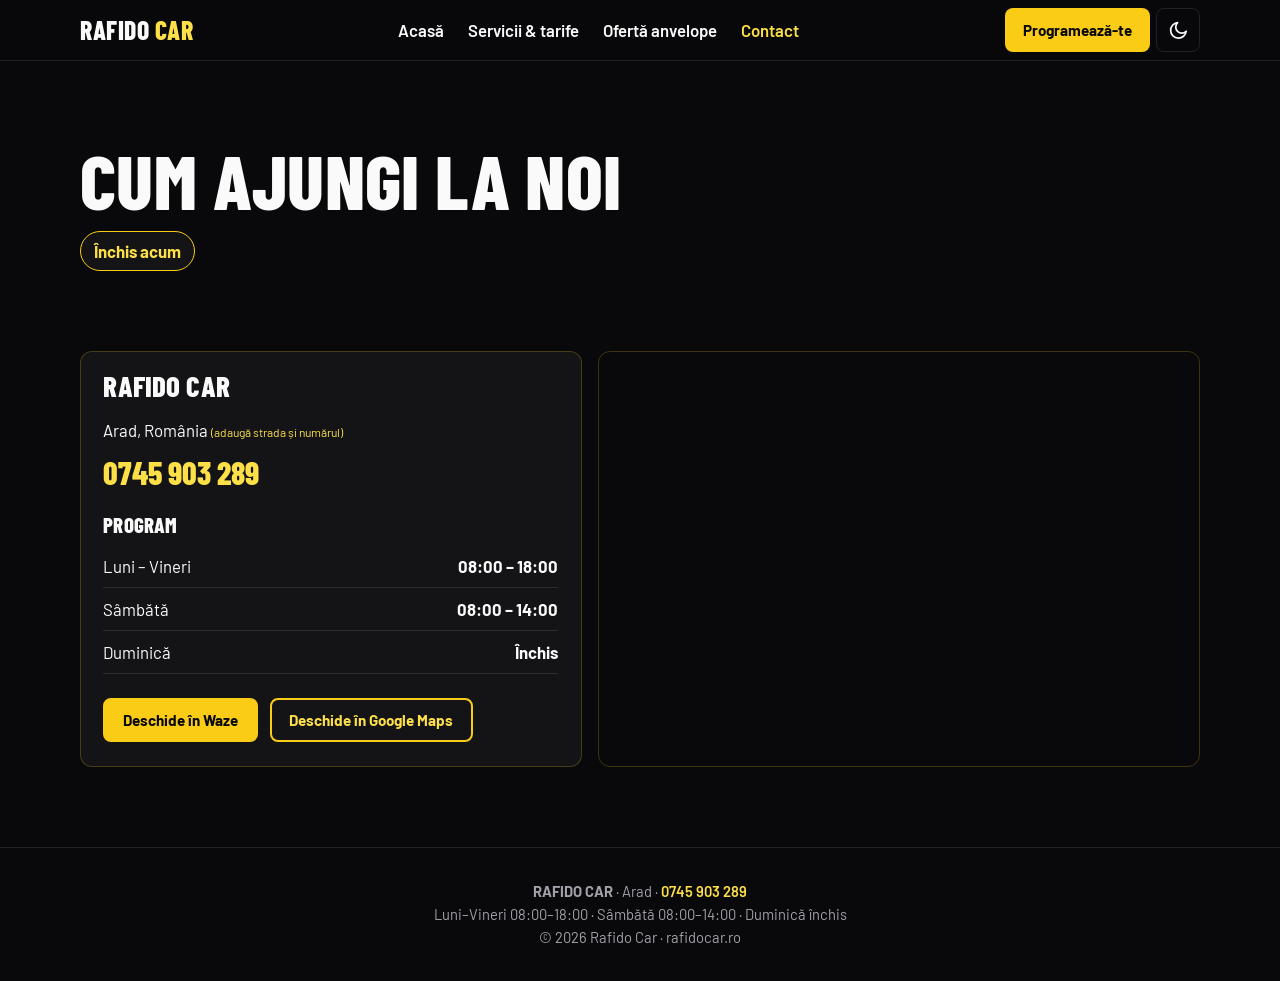
<file: contact.html>
<!DOCTYPE html>
<html lang="ro">
<head>
  <meta charset="UTF-8">
  <meta name="viewport" content="width=device-width, initial-scale=1">
  <title>Contact și Program Rafido Car Arad | Vulcanizare</title>
  <meta name="description" content="Contact Rafido Car Arad: telefon 0745 903 289, program Luni–Vineri 08:00–18:00, Sâmbătă 08:00–14:00. Navigare cu Waze sau Google Maps.">
  <meta name="keywords" content="vulcanizare Arad contact, program vulcanizare Arad, Rafido Car Arad">
  <link rel="canonical" href="https://rafidocar.ro/contact.html">
  <meta name="theme-color" content="#09090B">
  <script>
    (function () {
      var t = 'dark';
      try { t = localStorage.getItem('theme') || 'dark'; } catch (e) {}
      document.documentElement.setAttribute('data-theme', t);
    })();
    function imgFb(i) { if (i.dataset.fb && !i.dataset.tried) { i.dataset.tried = '1'; i.src = i.dataset.fb; } else { i.style.display = 'none'; } }
  </script>
  <link rel="preconnect" href="https://fonts.googleapis.com">
  <link rel="preconnect" href="https://fonts.gstatic.com" crossorigin>
  <link href="https://fonts.googleapis.com/css2?family=Barlow+Condensed:wght@700;800&family=Barlow:wght@400;500;600;700&display=swap" rel="stylesheet">
  <link rel="stylesheet" href="css/style.css">
  <script src="js/app.js" defer></script>
</head>
<body data-page="contact">
<main id="main">
  <section class="wrap sec pagehead" data-stagger>
    <h1 data-anim="left">Cum ajungi la noi</h1>
    <p class="status" data-status data-anim="up">Se verifică programul...</p>
  </section>
  <section class="wrap sec tight two">
    <div class="card pad" data-anim="left">
      <h2 class="h3">Rafido Car</h2>
      <address>Arad, România <span class="demo">(adaugă strada și numărul)</span></address>
      <p><a class="phone" href="tel:+40745903289">0745 903 289</a></p>
      <h3 class="h4">Program</h3>
      <ul class="hours">
        <li><span>Luni – Vineri</span><b>08:00 – 18:00</b></li>
        <li><span>Sâmbătă</span><b>08:00 – 14:00</b></li>
        <li><span>Duminică</span><b>Închis</b></li>
      </ul>
      <div class="btns">
        <a class="btn btn-ac" target="_blank" rel="noopener" href="https://waze.com/ul?q=Rafido%20Car%20Arad&navigate=yes">Deschide în Waze</a>
        <a class="btn btn-line" target="_blank" rel="noopener" href="https://maps.google.com/?q=Rafido%20Car%20Arad">Deschide în Google Maps</a>
      </div>
    </div>
    <div class="map" data-anim="right"><iframe title="Harta Rafido Car Arad" loading="lazy" referrerpolicy="no-referrer-when-downgrade" src="https://www.google.com/maps?q=Rafido%20Car%20Arad&output=embed"></iframe></div>
  </section>
</main>
</body>
</html>
</file>
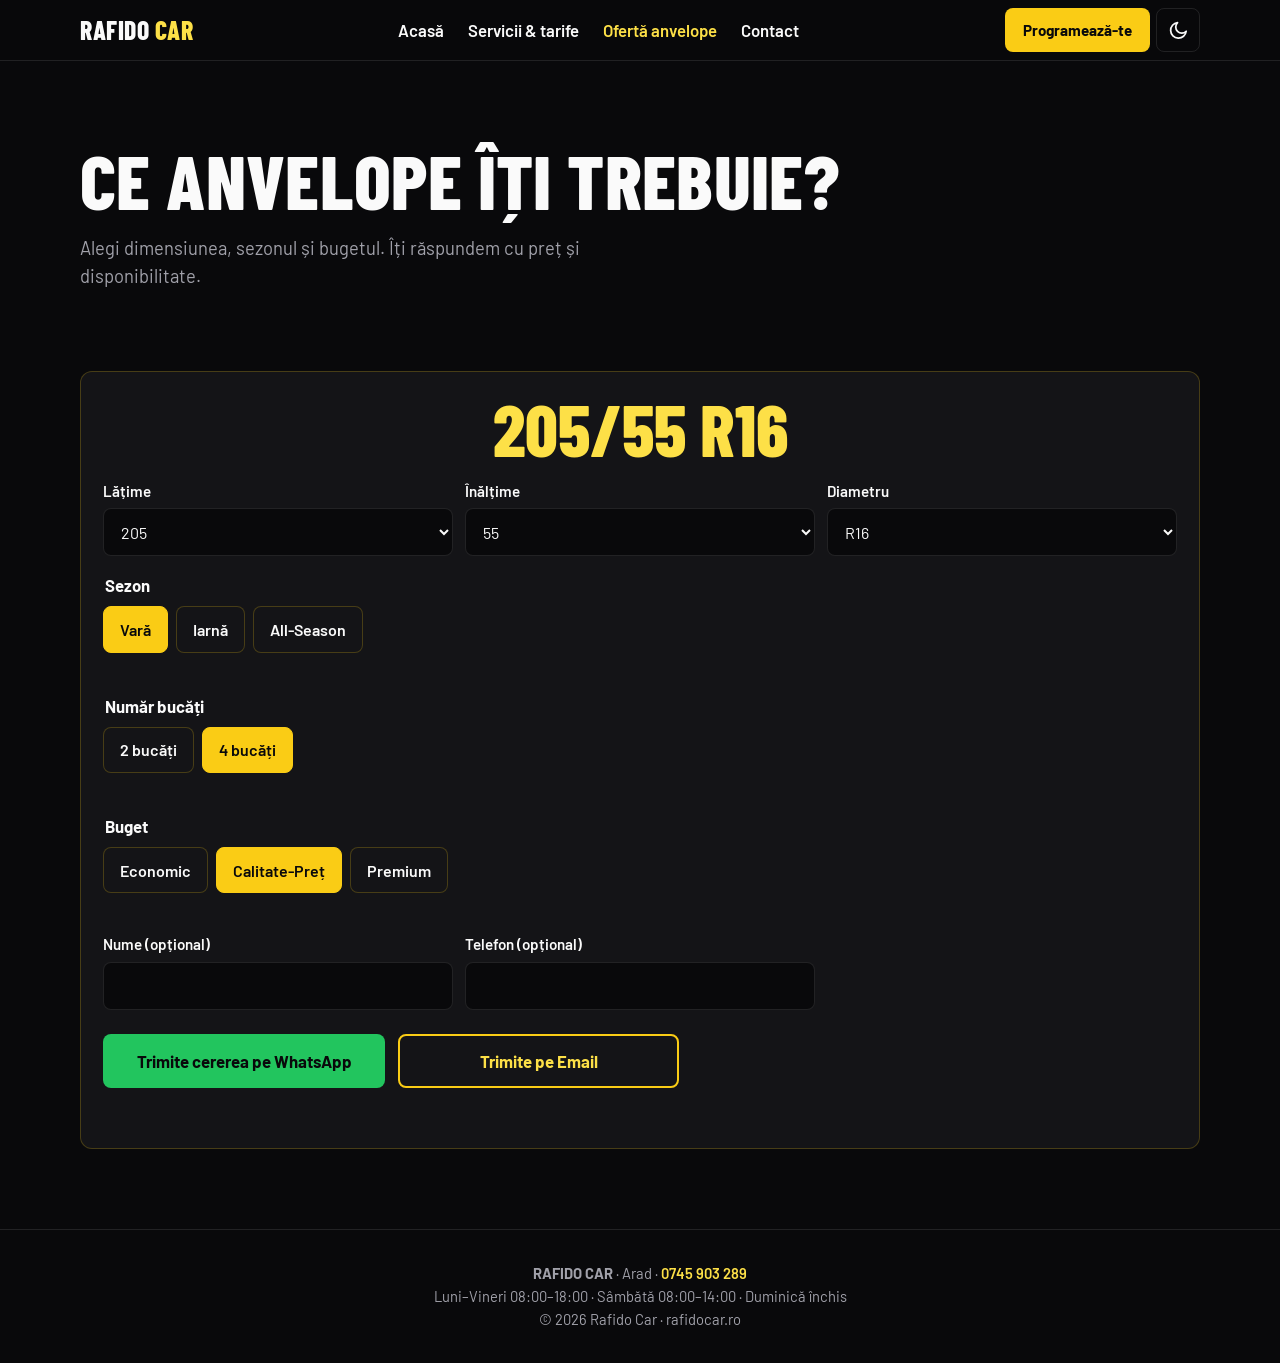
<file: oferta-anvelope.html>
<!DOCTYPE html>
<html lang="ro">
<head>
  <meta charset="UTF-8">
  <meta name="viewport" content="width=device-width, initial-scale=1">
  <title>Cerere Ofertă Anvelope Noi Arad | Rafido Car</title>
  <meta name="description" content="Cere ofertă pentru anvelope noi în Arad: alege dimensiunea, sezonul și bugetul și trimite cererea pe WhatsApp sau email.">
  <meta name="keywords" content="anvelope noi Arad, ofertă anvelope Arad, anvelope iarnă Arad, anvelope vară Arad">
  <link rel="canonical" href="https://rafidocar.ro/oferta-anvelope.html">
  <meta name="theme-color" content="#09090B">
  <script>
    (function () {
      var t = 'dark';
      try { t = localStorage.getItem('theme') || 'dark'; } catch (e) {}
      document.documentElement.setAttribute('data-theme', t);
    })();
    function imgFb(i) { if (i.dataset.fb && !i.dataset.tried) { i.dataset.tried = '1'; i.src = i.dataset.fb; } else { i.style.display = 'none'; } }
  </script>
  <link rel="preconnect" href="https://fonts.googleapis.com">
  <link rel="preconnect" href="https://fonts.gstatic.com" crossorigin>
  <link href="https://fonts.googleapis.com/css2?family=Barlow+Condensed:wght@700;800&family=Barlow:wght@400;500;600;700&display=swap" rel="stylesheet">
  <link rel="stylesheet" href="css/style.css">
  <script src="js/app.js" defer></script>
</head>
<body data-page="oferta">
<main id="main">
  <section class="wrap sec pagehead" data-stagger>
    <h1 data-anim="left">Ce anvelope îți trebuie?</h1>
    <p class="lead" data-anim="up">Alegi dimensiunea, sezonul și bugetul. Îți răspundem cu preț și disponibilitate.</p>
  </section>
  <section class="wrap sec tight">
    <form id="offer-form" class="card pad form" data-anim="up" novalidate>
      <p class="size-out" id="size-out" aria-live="polite">205/55 R16</p>
      <div class="selects">
        <label>Lățime<select id="f-w"></select></label>
        <label>Înălțime<select id="f-h"></select></label>
        <label>Diametru<select id="f-d"></select></label>
      </div>
      <fieldset><legend>Sezon</legend><div class="chips">
        <label class="chip"><input type="radio" name="season" value="Vară" checked><span>Vară</span></label>
        <label class="chip"><input type="radio" name="season" value="Iarnă"><span>Iarnă</span></label>
        <label class="chip"><input type="radio" name="season" value="All-Season"><span>All-Season</span></label>
      </div></fieldset>
      <fieldset><legend>Număr bucăți</legend><div class="chips">
        <label class="chip"><input type="radio" name="qty" value="2 bucăți"><span>2 bucăți</span></label>
        <label class="chip"><input type="radio" name="qty" value="4 bucăți" checked><span>4 bucăți</span></label>
      </div></fieldset>
      <fieldset><legend>Buget</legend><div class="chips">
        <label class="chip"><input type="radio" name="budget" value="Economic"><span>Economic</span></label>
        <label class="chip"><input type="radio" name="budget" value="Calitate-Preț" checked><span>Calitate-Preț</span></label>
        <label class="chip"><input type="radio" name="budget" value="Premium"><span>Premium</span></label>
      </div></fieldset>
      <div class="selects">
        <label>Nume (opțional)<input id="f-name" type="text" autocomplete="name"></label>
        <label>Telefon (opțional)<input id="f-phone" type="tel" autocomplete="tel"></label>
      </div>
      <div class="cta">
        <button type="button" class="btn btn-wa" id="send-wa">Trimite cererea pe WhatsApp</button>
        <button type="button" class="btn btn-line" id="send-mail">Trimite pe Email</button>
      </div>
      <p class="msg" id="offer-msg" role="status"></p>
    </form>
  </section>
</main>
</body>
</html>
</file>
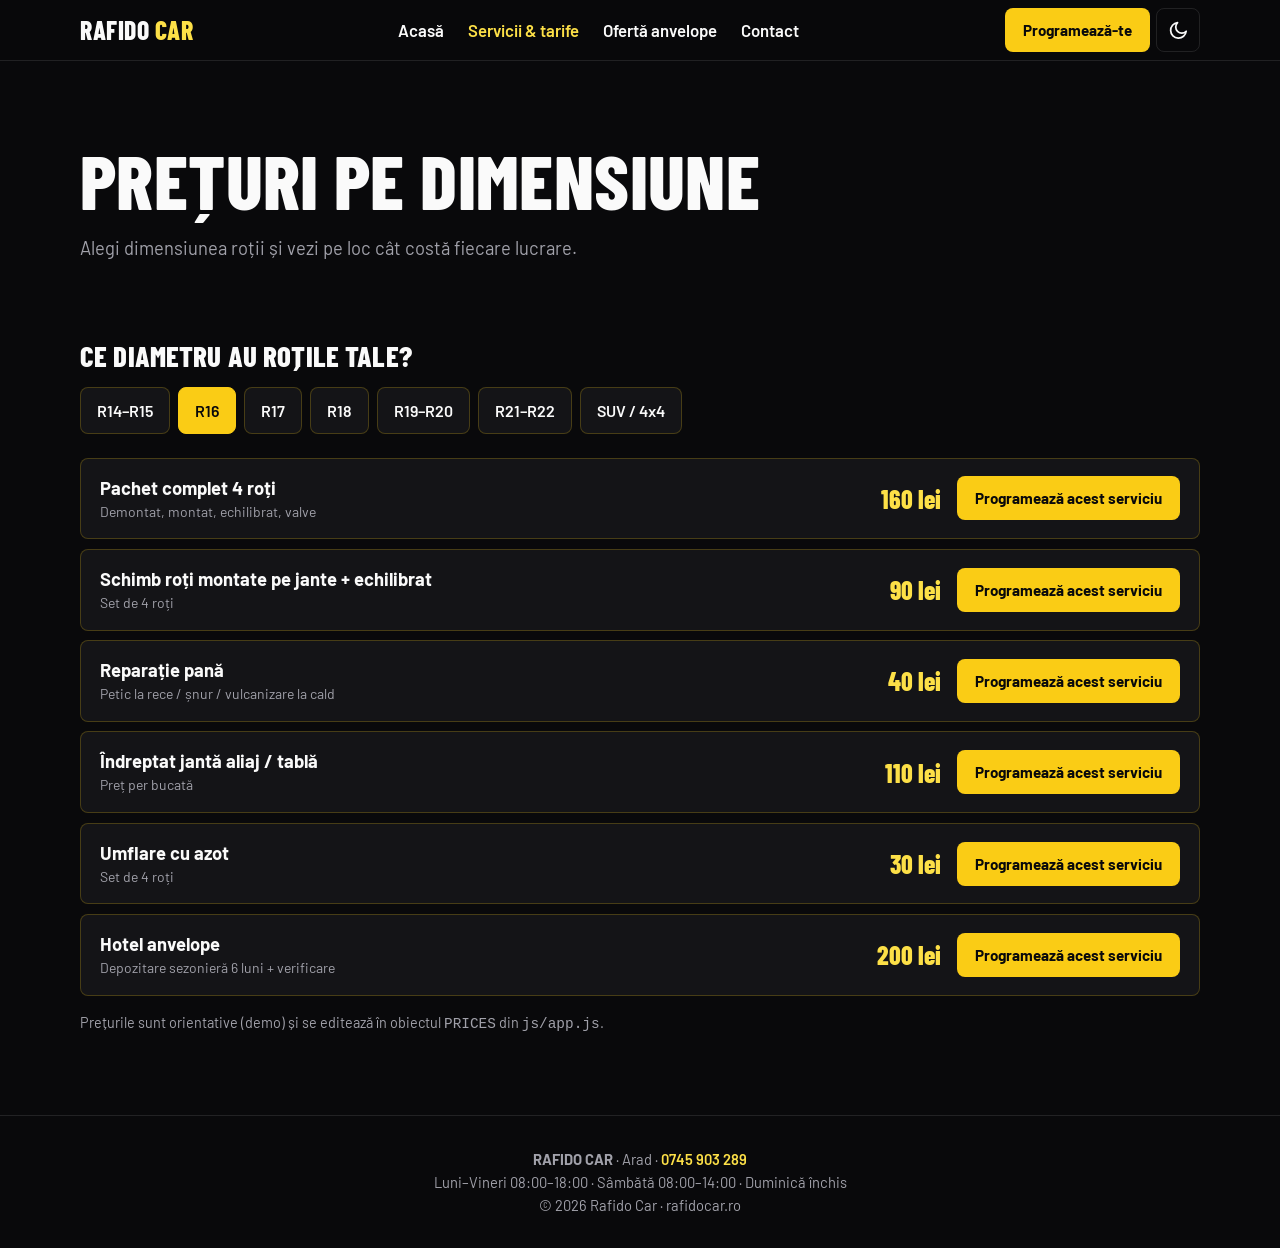
<file: servicii.html>
<!DOCTYPE html>
<html lang="ro">
<head>
  <meta charset="UTF-8">
  <meta name="viewport" content="width=device-width, initial-scale=1">
  <title>Tarife Vulcanizare și Îndreptat Jante Arad | Rafido Car</title>
  <meta name="description" content="Tarife vulcanizare Arad pe dimensiuni R14–R22: schimb roți, echilibrare, reparație pană, îndreptat jante, azot și hotel anvelope. Programează-te online.">
  <meta name="keywords" content="vulcanizare Arad, tarife vulcanizare, echilibrare roți Arad, îndreptat jante Arad, hotel anvelope Arad">
  <link rel="canonical" href="https://rafidocar.ro/servicii.html">
  <meta name="theme-color" content="#09090B">
  <script>
    (function () {
      var t = 'dark';
      try { t = localStorage.getItem('theme') || 'dark'; } catch (e) {}
      document.documentElement.setAttribute('data-theme', t);
    })();
    function imgFb(i) { if (i.dataset.fb && !i.dataset.tried) { i.dataset.tried = '1'; i.src = i.dataset.fb; } else { i.style.display = 'none'; } }
  </script>
  <link rel="preconnect" href="https://fonts.googleapis.com">
  <link rel="preconnect" href="https://fonts.gstatic.com" crossorigin>
  <link href="https://fonts.googleapis.com/css2?family=Barlow+Condensed:wght@700;800&family=Barlow:wght@400;500;600;700&display=swap" rel="stylesheet">
  <link rel="stylesheet" href="css/style.css">
  <script src="js/app.js" defer></script>
</head>
<body data-page="servicii">
<main id="main">
  <section class="wrap sec pagehead" data-stagger>
    <h1 data-anim="left">Prețuri pe dimensiune</h1>
    <p class="lead" data-anim="up">Alegi dimensiunea roții și vezi pe loc cât costă fiecare lucrare.</p>
  </section>
  <section class="wrap sec tight">
    <h2 class="h3" data-anim="left">Ce diametru au roțile tale?</h2>
    <div class="chips" id="sizes" role="group" aria-label="Dimensiune roată" data-anim="up"></div>
    <ul class="rows" id="rows" aria-live="polite" data-anim="up"></ul>
    <p class="mut small">Prețurile sunt orientative (demo) și se editează în obiectul <code>PRICES</code> din <code>js/app.js</code>.</p>
  </section>
</main>
</body>
</html>
</file>
<file: css/style.css>
:root {
  --bg: #09090B; --alt: #0E0E11; --card: #141417; --tx: #FAFAFA; --mut: #A1A1AA;
  --bd: rgba(250,204,21,.22); --ln: rgba(255,255,255,.1);
  --ac: #FACC15; --ach: #EAB308; --at: #FDE047; --on: #09090B; --ok: #22C55E;
  --sh: none; --glow: 0 0 0 1px #FACC15, 0 0 26px rgba(250,204,21,.2);
  --bar: rgba(9,9,11,.97); --inv: invert(90%) hue-rotate(180deg);
  --hd: "Barlow Condensed", Impact, sans-serif;
}
[data-theme="light"] {
  --bg: #FFFFFF; --alt: #FAFAFA; --card: #FFFFFF; --tx: #09090B; --mut: #52525B;
  --bd: #E4E4E7; --ln: #E4E4E7;
  --ac: #EAB308; --ach: #CA8A04; --at: #A16207; --on: #09090B; --ok: #15803D;
  --sh: 0 4px 20px rgba(9,9,11,.06); --glow: 0 0 0 1px #EAB308, 0 8px 26px rgba(234,179,8,.22);
  --bar: rgba(255,255,255,.97); --inv: none;
}
* { box-sizing: border-box; }
/* IMPORTANT: html = hidden (blochează scroll-ul orizontal), body = clip.
   Cu "hidden" și pe body, headerul sticky nu mai rămâne lipit sus. */
html { max-width: 100%; overflow-x: hidden; background: var(--bg); scroll-behavior: smooth; scroll-padding-top: 5rem; }
body { margin: 0; max-width: 100%; overflow-x: clip; touch-action: pan-y; background: var(--bg); color: var(--tx); font: 400 1.05rem/1.55 Barlow, system-ui, sans-serif; padding-bottom: 5.5rem; -webkit-font-smoothing: antialiased; transition: background-color .3s, color .3s; }
main { overflow-x: clip; }
img, iframe { max-width: 100%; }
:focus-visible { outline: 3px solid var(--ac); outline-offset: 3px; }
a { color: inherit; text-decoration: none; }
ul { list-style: none; margin: 0; padding: 0; }
h1, h2, h3, p, figure { margin: 0; }
h1, h2, h3 { font-family: var(--hd); font-weight: 800; text-transform: uppercase; line-height: 1; letter-spacing: .005em; }
h1 { font-size: clamp(2.4rem, 8vw, 4.8rem); }
h2 { font-size: clamp(2.1rem, 5vw, 3.4rem); margin-bottom: 1.5rem; }
.h3 { font-size: 1.8rem; margin-bottom: 1rem; }
.h4 { font-size: 1.3rem; margin: 1.5rem 0 .6rem; }
h3 { font-size: 1.5rem; }
.wrap { width: 100%; max-width: 72rem; margin: 0 auto; padding: 0 1rem; }
.sec { padding-top: 3.5rem; padding-bottom: 3.5rem; }
.tight { padding-top: 0; }
.pagehead { padding-bottom: 2rem; }
.alt { background: var(--alt); border-block: 1px solid var(--ln); }
.lead { margin-top: 1rem; font-size: 1.15rem; color: var(--mut); max-width: 38rem; }
h2 + .sub { margin: -1rem 0 1.5rem; color: var(--mut); font-size: 1.1rem; max-width: 38rem; }
.mut { color: var(--mut); } .small { font-size: .9rem; margin-top: 1rem; } .center { text-align: center; margin-top: 1.5rem; }
.demo { font-size: .75rem; color: var(--at); }

/* Header (sticky) */
.top { position: sticky; top: 0; z-index: 40; background: var(--bar); border-bottom: 1px solid var(--ln); backdrop-filter: blur(8px); -webkit-backdrop-filter: blur(8px); }
.nav { display: flex; align-items: center; justify-content: space-between; height: 3.75rem; gap: .5rem; }
.brand { font: 800 1.6rem/1 var(--hd); letter-spacing: .02em; white-space: nowrap; }
.brand span { color: var(--at); }
.menu { display: none; position: absolute; top: 3.75rem; left: 0; right: 0; flex-direction: column; background: var(--bar); border-bottom: 1px solid var(--ln); padding: .5rem 1rem 1rem; }
.top.open .menu { display: flex; }
.menu a { padding: .85rem 0; font-weight: 600; border-bottom: 1px solid var(--ln); white-space: nowrap; }
.menu a:hover, .menu a.on { color: var(--at); }
.nav-end { display: flex; align-items: center; gap: .4rem; }
.ibtn { width: 2.75rem; height: 2.75rem; display: grid; place-items: center; border: 1px solid var(--ln); border-radius: .5rem; background: none; color: var(--tx); cursor: pointer; }
.ibtn:hover { border-color: var(--ac); }
.ibtn svg { width: 1.3rem; height: 1.3rem; }
.moon { display: none; } [data-theme="dark"] .sun { display: none; } [data-theme="dark"] .moon { display: block; }
.burger span, .burger span::before, .burger span::after { display: block; width: 1.2rem; height: 2px; background: currentColor; position: relative; content: ""; }
.burger span::before { position: absolute; top: -6px; } .burger span::after { position: absolute; top: 6px; }
.go { display: none; }

/* Butoane: text negru pe galben */
.btn { display: flex; align-items: center; justify-content: center; text-align: center; min-height: 3.4rem; padding: .8rem 1.3rem; border: 2px solid transparent; border-radius: .5rem; font: 700 1.05rem Barlow, sans-serif; cursor: pointer; transition: background-color .15s, filter .15s, transform .1s; }
.btn:active { transform: scale(.98); } .btn[disabled] { opacity: .6; cursor: progress; }
.btn.inline { display: inline-flex; }
.btn-ac { background: var(--ac); color: var(--on); }
.btn-ac:hover { background: var(--ach); }
.btn-line { border-color: var(--ac); color: var(--at); background: transparent; }
.btn-line:hover { background: rgba(250,204,21,.12); }
.btn-wa { background: #22C55E; color: #09090B; }
.btn-wa:hover { filter: brightness(1.08); }
.btn-sm { min-height: 2.75rem; padding: .5rem 1rem; font-size: .95rem; }
.cta { display: grid; gap: .8rem; margin-top: 1.5rem; max-width: 36rem; }

/* Butoane compacte (Waze / Google Maps din cardul de contact) */
.btns { display: flex; flex-wrap: wrap; gap: .75rem; margin-top: 1.5rem; }
.btns .btn { width: fit-content; min-height: 2.75rem; padding: .55rem 1.1rem; font-size: .95rem; }

/* Secțiuni cu poză de fundal (Hero + .photo): text alb fix în ambele teme.
   Totul e închis în overflow hidden, deci nu poate cauza scroll orizontal. */
.hero, .photo {
  position: relative; overflow: hidden; background: #0B0B0D; color: #FAFAFA;
  --mut: #D4D4D8; --ac: #FACC15; --ach: #EAB308; --at: #FDE047;
  --bd: rgba(250,204,21,.28); --ln: rgba(255,255,255,.12); --card: rgba(20,20,23,.72); --sh: none; --tx: #FAFAFA;
}
.hero-bg, .shade, .bg, .ov { position: absolute; inset: 0; }
.hero-bg img, .bg img { width: 100%; height: 100%; object-fit: cover; display: block; }
.shade { background: linear-gradient(180deg, rgba(9,9,11,.75), rgba(9,9,11,.93)); }
.shade::after { content: ""; position: absolute; left: 0; right: 0; bottom: 0; height: 1.6rem; opacity: .6; background: repeating-linear-gradient(115deg, rgba(250,204,21,.22) 0 9px, transparent 9px 22px); }
.ov { background: rgba(9, 9, 11, .86); }
.ov.hard { background: rgba(9, 9, 11, .90); }
.photo > .wrap { position: relative; }
.photo .card { backdrop-filter: blur(6px); }

.hero-in { position: relative; padding-top: 3rem; padding-bottom: 4.5rem; }
.badge { display: inline-block; background: var(--ac); color: var(--on); font-weight: 700; font-size: .78rem; letter-spacing: .08em; padding: .4rem .7rem; border-radius: .25rem; margin-bottom: 1rem; }
.hero h1 { font-size: clamp(2.2rem, 7vw, 4.2rem); max-width: 16em; }

/* Carduri */
.card { background: var(--card); border: 1px solid var(--bd); box-shadow: var(--sh); border-radius: .75rem; overflow: hidden; transition: border-color .25s, box-shadow .25s; }
.card:hover { border-color: var(--ac); box-shadow: var(--glow); }
.pad { padding: 1.25rem 1.4rem 1.5rem; }
.grid3, .grid4, .points { display: grid; gap: 1rem; }
.ph { aspect-ratio: 16/10; overflow: hidden; background: linear-gradient(135deg, #1f1f24, #0E0E11); }
.ph img { width: 100%; height: 100%; object-fit: cover; display: block; transition: transform .7s ease; }
.card:hover .ph img { transform: scale(1.05); }
.svc .pad { border-top: 3px solid var(--ac); }
.svc .pad p { margin-top: .5rem; }
.points .card h3 { font-size: 1.6rem; }
.points .card p { margin-top: .5rem; }
.pt-n { display: block; font: 800 2.6rem/1 var(--hd); color: var(--at); margin-bottom: .6rem; }

/* Recenzii + branduri */
.rating { display: flex; align-items: center; gap: 1.2rem; margin-bottom: 1.5rem; }
.score { font: 800 4.5rem/1 var(--hd); color: var(--at); } .score small { font-size: 1.6rem; color: var(--mut); }
.stars { color: var(--ac); letter-spacing: .1em; }
.who { margin-top: .8rem; font-weight: 600; font-size: .95rem; }
.brands { display: grid; grid-template-columns: repeat(2, 1fr); gap: .75rem; }
.brands li { text-align: center; padding: 1rem; border: 1px solid var(--bd); border-radius: .5rem; background: var(--card); box-shadow: var(--sh); font: 800 1.35rem var(--hd); text-transform: uppercase; letter-spacing: .06em; color: var(--mut); }

/* Chips + tarife */
.chips { display: flex; flex-wrap: wrap; gap: .5rem; margin-bottom: 1.5rem; border: 0; padding: 0; }
.chip { position: relative; } .chip input { position: absolute; opacity: 0; inset: 0; }
.chip span, .chips > button { display: inline-flex; align-items: center; min-height: 2.9rem; padding: .5rem 1rem; border: 1px solid var(--bd); border-radius: .5rem; background: var(--card); color: var(--tx); font: 600 1rem Barlow, sans-serif; cursor: pointer; }
.chip input:checked + span, .chips > button[aria-pressed="true"] { background: var(--ac); border-color: var(--ac); color: var(--on); }
.chip input:focus-visible + span { outline: 3px solid var(--ac); outline-offset: 2px; }
.rows li { display: grid; grid-template-columns: 1fr auto; gap: .4rem 1rem; align-items: center; padding: 1rem 1.2rem; margin-bottom: .6rem; background: var(--card); border: 1px solid var(--bd); box-shadow: var(--sh); border-radius: .5rem; }
.rows b { font: 800 1.6rem var(--hd); color: var(--at); }
.rows .btn { grid-column: 1 / -1; }
.rows small { display: block; color: var(--mut); }

/* Formulare */
.form fieldset { border: 0; padding: 0; margin: 0 0 1rem; } .form legend { font-weight: 700; margin-bottom: .5rem; }
.size-out { font: 800 clamp(2.6rem, 12vw, 4.5rem)/1 var(--hd); color: var(--at); text-align: center; margin-bottom: 1rem; }
.selects { display: grid; gap: .8rem; margin-bottom: 1rem; }
label { display: grid; gap: .3rem; font-weight: 600; font-size: .95rem; }
select, input[type="text"], input[type="tel"], input[type="date"] { width: 100%; min-height: 3rem; padding: .5rem .8rem; border: 1px solid var(--ln); border-radius: .5rem; background: var(--bg); color: var(--tx); font: 400 1rem Barlow, sans-serif; }
select:focus, input:focus { border-color: var(--ac); }
.msg { margin-top: 1rem; font-weight: 600; min-height: 1.2em; }

/* Contact */
.two { display: grid; gap: 1rem; }
.status { margin-top: .8rem; display: inline-block; font-weight: 700; padding: .4rem .8rem; border-radius: 9999px; background: var(--card); border: 1px solid var(--ln); }
.status.on { color: var(--ok); border-color: var(--ok); } .status.off { color: var(--at); border-color: var(--ac); }
address { font-style: normal; margin-bottom: .6rem; }
.phone { font: 800 2rem var(--hd); color: var(--at); }
.hours li { display: flex; justify-content: space-between; padding: .5rem 0; border-bottom: 1px solid var(--ln); }
.map { overflow: hidden; border-radius: .75rem; border: 1px solid var(--bd); min-height: 20rem; }
.map iframe { width: 100%; height: 100%; min-height: 20rem; border: 0; filter: var(--inv); }

/* Footer + bară mobil + dialog */
.foot { border-top: 1px solid var(--ln); padding: 2rem 1rem; text-align: center; color: var(--mut); font-size: .92rem; }
.foot a { color: var(--at); font-weight: 600; }
.bar { position: fixed; inset: auto 0 0 0; z-index: 50; display: grid; grid-template-columns: 1fr 1fr; gap: .6rem; padding: .6rem; padding-bottom: max(.6rem, env(safe-area-inset-bottom)); background: var(--bar); border-top: 1px solid var(--ln); }
dialog { width: min(32rem, calc(100% - 1.5rem)); max-height: calc(100% - 1.5rem); overflow-y: auto; padding: 1.4rem; border: 1px solid var(--bd); border-radius: .75rem; background: var(--card); color: var(--tx); }
dialog::backdrop { background: rgba(0,0,0,.72); }
dialog h2 { font-size: 2rem; margin-bottom: 1rem; }
.dlg-top { display: flex; justify-content: space-between; align-items: start; }
.slots { display: grid; grid-template-columns: repeat(4, 1fr); gap: .4rem; margin: .5rem 0 1rem; }
.slots button { min-height: 2.6rem; border: 1px solid var(--ln); border-radius: .4rem; background: var(--bg); color: var(--tx); font: 600 .95rem Barlow, sans-serif; cursor: pointer; }
.slots button:hover:not(:disabled) { border-color: var(--ac); }
.slots button[aria-pressed="true"] { background: var(--ac); border-color: var(--ac); color: var(--on); }
.slots button:disabled { opacity: .3; cursor: not-allowed; text-decoration: line-through; }
.dform { display: grid; gap: .8rem; }

/* Animații la scroll (data-anim). Pe mobil, left/right devin "up" ca să nu depășească lățimea */
.js-on [data-anim] { opacity: 0; transition: opacity .7s ease var(--d, 0ms), transform .7s cubic-bezier(.2,.7,.2,1) var(--d, 0ms); }
.js-on .card[data-anim] { transition: opacity .7s ease var(--d, 0ms), transform .7s cubic-bezier(.2,.7,.2,1) var(--d, 0ms), border-color .25s, box-shadow .25s; }
.js-on [data-anim="up"] { transform: translateY(30px); }
.js-on [data-anim="left"] { transform: translateX(-24px); }
.js-on [data-anim="right"] { transform: translateX(24px); }
.js-on [data-anim].in { opacity: 1; transform: none; }

@media (max-width: 767px) {
  .js-on [data-anim="left"], .js-on [data-anim="right"] { transform: translateY(20px); }
  .js-on [data-anim].in { transform: none; }
}
@media (min-width: 640px) {
  .grid3, .points { grid-template-columns: repeat(3, 1fr); } .grid4 { grid-template-columns: repeat(2, 1fr); }
  .cta { grid-template-columns: 1fr 1fr; } .selects { grid-template-columns: repeat(3, 1fr); }
  .brands { grid-template-columns: repeat(4, 1fr); }
  .rows li { grid-template-columns: 1fr auto auto; } .rows .btn { grid-column: auto; }
  .btns { display: flex; flex-wrap: wrap; gap: .75rem; }
}
@media (min-width: 768px) {
  body { padding-bottom: 0; } .bar { display: none; } .burger { display: none; } .go { display: inline-flex; }
  .menu { display: flex; position: static; flex-direction: row; gap: 1rem; padding: 0; background: none; border: 0; }
  .menu a { padding: 0; border: 0; }
  .sec { padding-top: 5rem; padding-bottom: 5rem; } .tight { padding-top: 0; }
  .grid4 { grid-template-columns: repeat(4, 1fr); } .two { grid-template-columns: 1fr 1.2fr; }
  .hero-in { padding-top: 5.5rem; padding-bottom: 6rem; }
}
@media (min-width: 1024px) {
  .menu { gap: 1.5rem; }
}
@media (prefers-reduced-motion: reduce) {
  html { scroll-behavior: auto; }
  *, *::before, *::after { transition: none !important; animation: none !important; }
  .js-on [data-anim] { opacity: 1; transform: none; }
}
</file>
